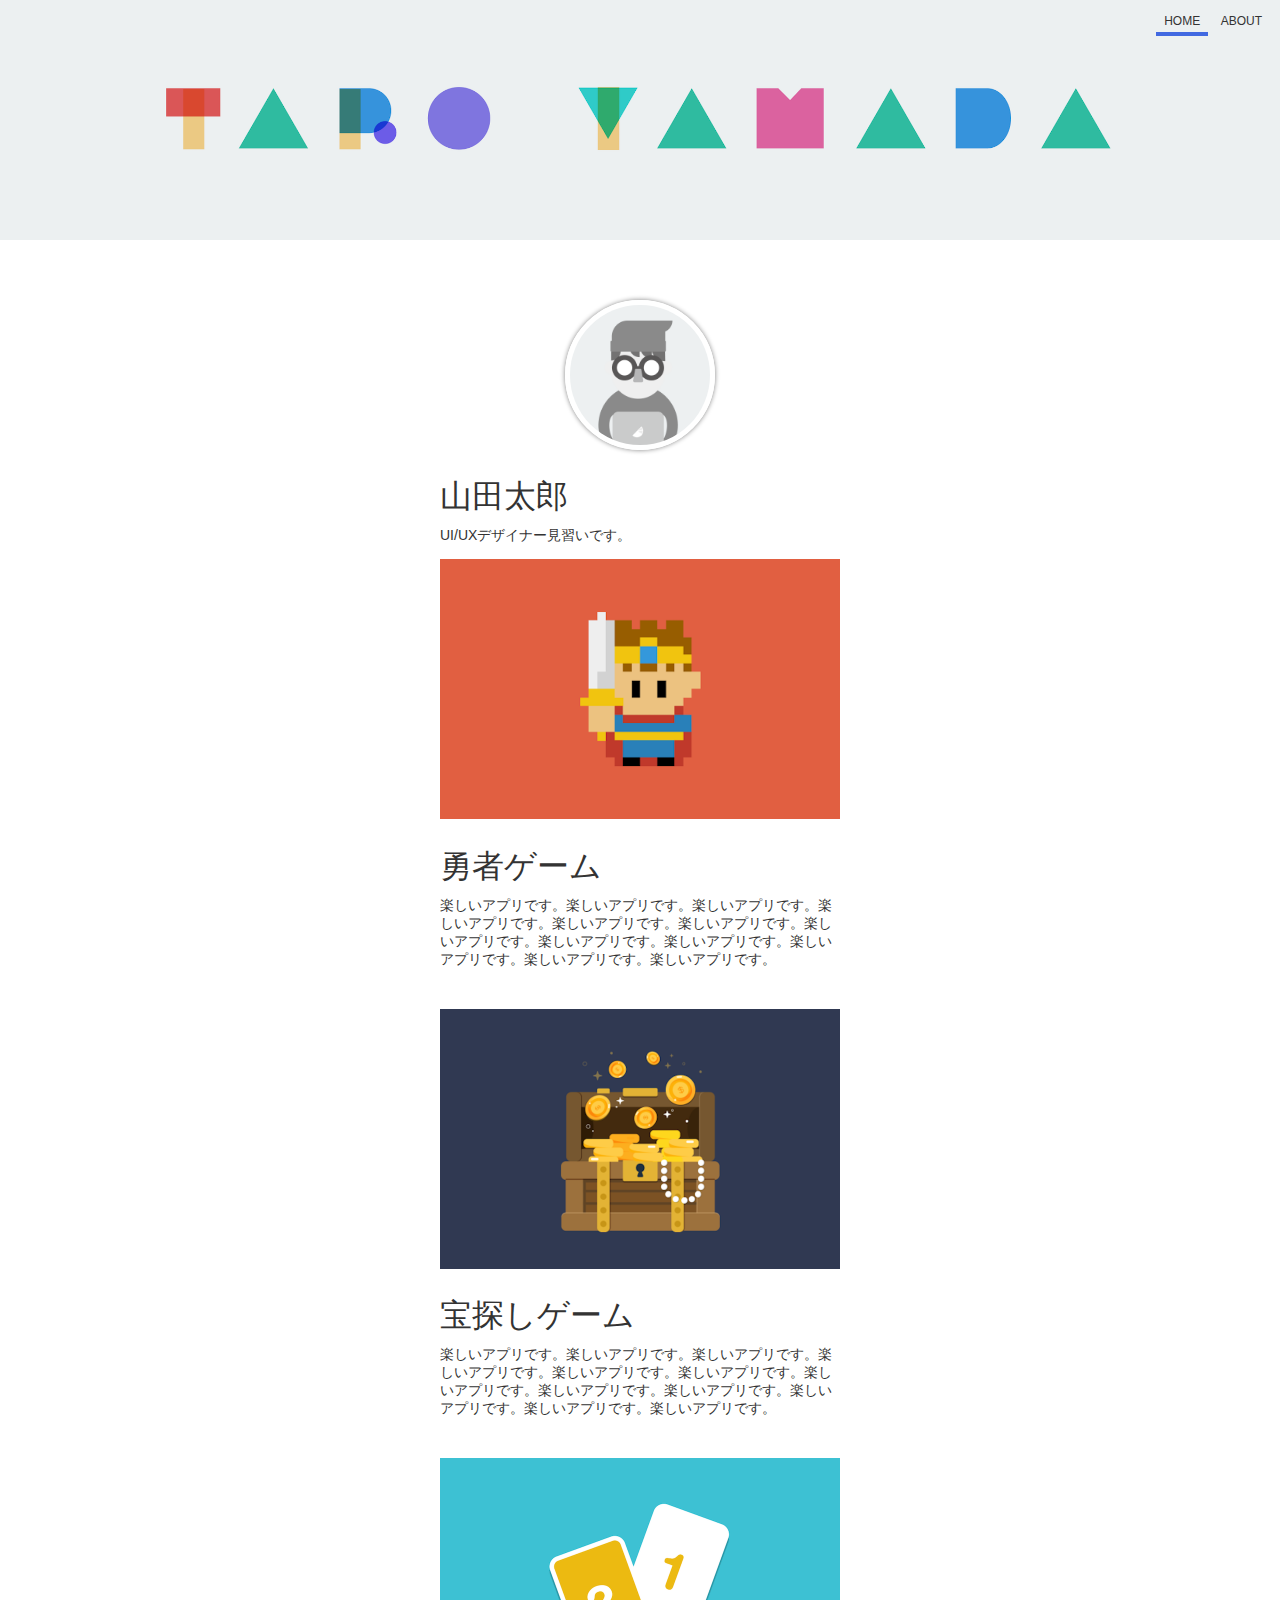
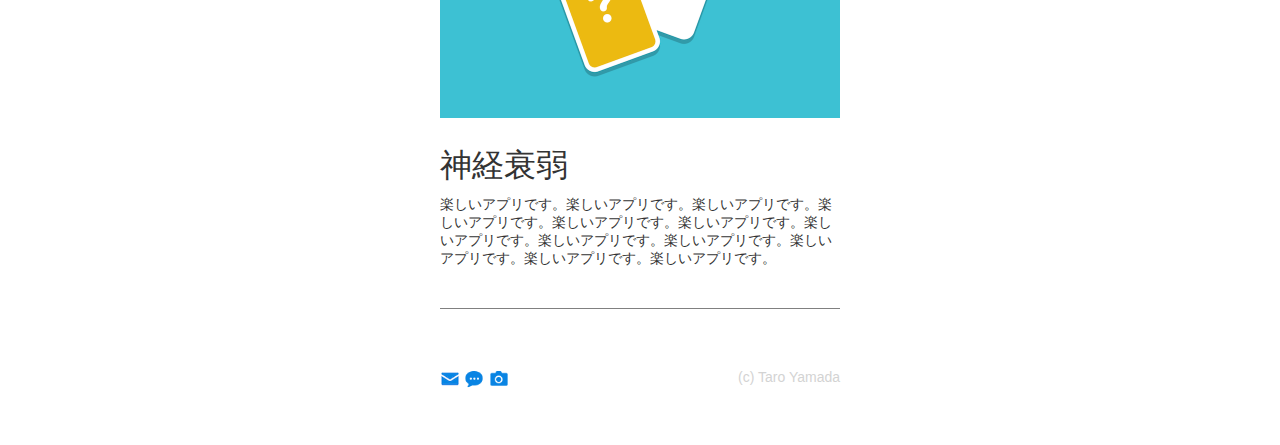
<file: index.html>
<!DOCTYPE html>
<html lang="ja">

<head>
  <meta charset="utf-8">
  <title>太郎のポートフォリオサイト</title>
  <link rel="icon" href="favicon.ico">
  <meta name="description" content="太郎のポートフォリオサイトです。">
  <link rel="stylesheet" href="css/styles.css">
</head>

<body>
  <header>
    <nav>
      <ul>
        <li class="current">
          <a href="index.html">
            HOME
          </a>
        </li>
        <li>
          <a href="about.html">
            ABOUT
          </a>
        </li>
      </ul>
    </nav>
  </header>

<div class="works">
  <section>
    <img src="img/taro.png" width="140" height="140" alt="太郎のアイコン" class="icon">
    <h1>山田太郎</h1>
    <p>UI/UXデザイナー見習いです。</p>

    <section>
      <img src="img/work1.png" width="400" height="260" alt="勇者ゲーム">
      <h1>勇者ゲーム</h1>
      <p>楽しいアプリです。楽しいアプリです。楽しいアプリです。楽しいアプリです。楽しいアプリです。楽しいアプリです。楽しいアプリです。楽しいアプリです。楽しいアプリです。楽しいアプリです。楽しいアプリです。楽しいアプリです。</p>
    </section>

    <section>
      <img src="img/work2.png" width="400" height="260" alt="宝探しゲーム">
      <h1>宝探しゲーム</h1>
      <p>楽しいアプリです。楽しいアプリです。楽しいアプリです。楽しいアプリです。楽しいアプリです。楽しいアプリです。楽しいアプリです。楽しいアプリです。楽しいアプリです。楽しいアプリです。楽しいアプリです。楽しいアプリです。</p>
    </section>

    <section>
      <img src="img/work3.png" width="400" height="260" alt="神経衰弱">
      <h1>神経衰弱</h1>
      <p>楽しいアプリです。楽しいアプリです。楽しいアプリです。楽しいアプリです。楽しいアプリです。楽しいアプリです。楽しいアプリです。楽しいアプリです。楽しいアプリです。楽しいアプリです。楽しいアプリです。楽しいアプリです。</p>
    </section>
  </section>
</div>

  <footer>
    <ul>
      <li>
        <a href="mailto:taguchi@gmail.com" target="_blank">
          <img src="img/mail.png" width="20" height="20" alt="メール送信">
        </a>
      </li>
      <li>
        <a href="https://dotinstall.com" target="_blank">
          <img src="img/blog.png" width="20" height="20" alt="ブログサイトへ">
        </a>
      </li>
      <li>
        <a href="https://dotinstall.com" target="_blank">
          <img src="img/photos.png" width="20" height="20" alt="写真サイトへ">
        </a>
      </li>
    </ul>
    <p>(c) Taro Yamada</p>
  </footer>
</body>

</html>
</file>
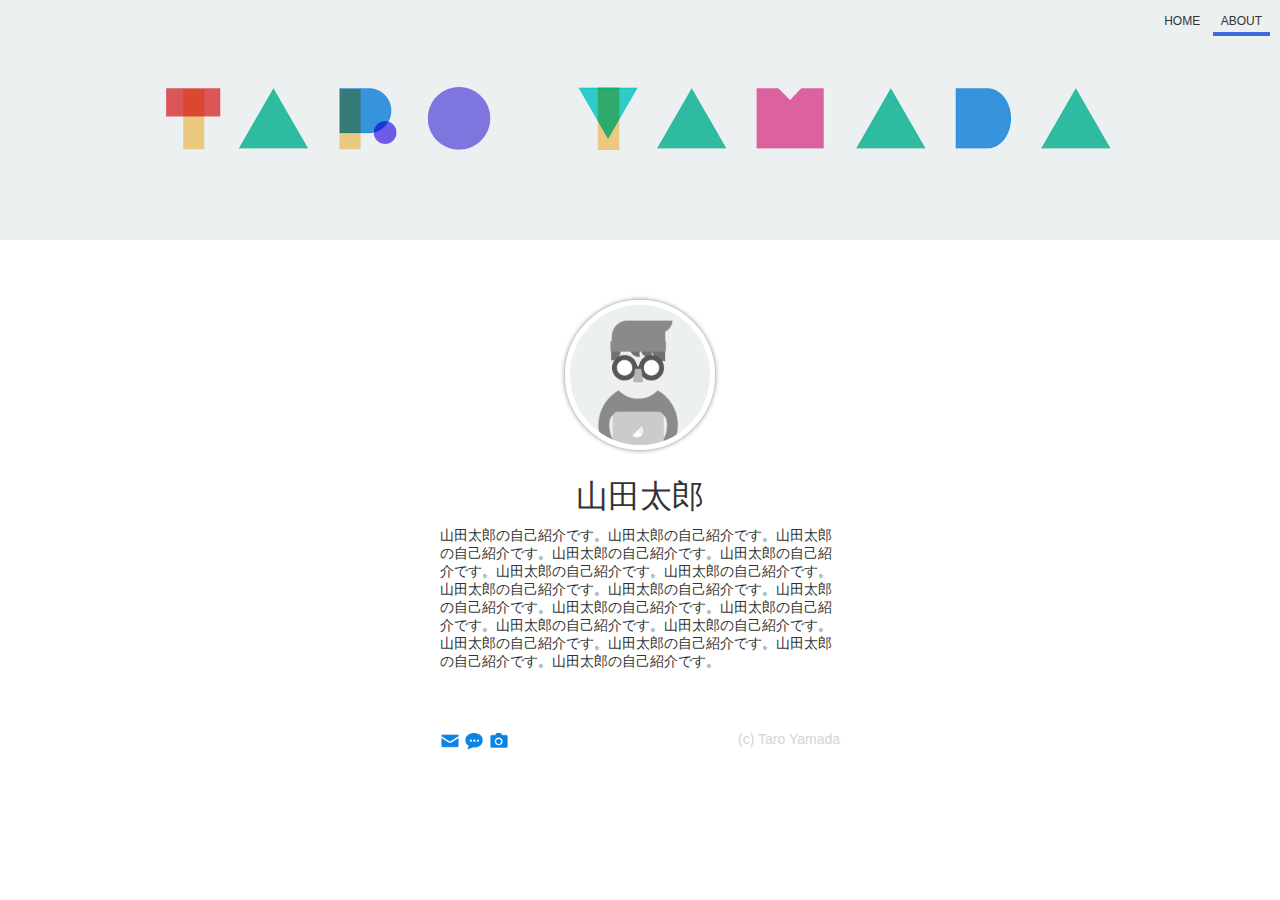
<file: about.html>
<!DOCTYPE html>
<html lang="ja">

<head>
  <meta charset="utf-8">
  <title>太郎について</title>
  <link rel="icon" href="favicon.ico">
  <meta name="description" content="太郎について。">
  <link rel="stylesheet" href="css/styles.css">
</head>

<body>
  <header>
    <nav>
      <ul>
        <li>
          <a href="index.html">
            HOME
          </a>
        </li>
        <li class="current">
          <a href="about.html">
            ABOUT
          </a>
        </li>
      </ul>
    </nav>
  </header>

  <section class="about">
    <img src="img/taro.png" width="140" height="140" alt="太郎のアイコン" class="icon">
    <h1>山田太郎</h1>
    <p>山田太郎の自己紹介です。山田太郎の自己紹介です。山田太郎の自己紹介です。山田太郎の自己紹介です。山田太郎の自己紹介です。山田太郎の自己紹介です。山田太郎の自己紹介です。山田太郎の自己紹介です。山田太郎の自己紹介です。山田太郎の自己紹介です。山田太郎の自己紹介です。山田太郎の自己紹介です。山田太郎の自己紹介です。山田太郎の自己紹介です。山田太郎の自己紹介です。山田太郎の自己紹介です。山田太郎の自己紹介です。山田太郎の自己紹介です。</p>
  </section>

  <footer>
    <ul>
      <li>
        <a href="mailto:taguchi@gmail.com" target="_blank">
          <img src="img/mail.png" width="20" height="20" alt="メール送信">
        </a>
      </li>
      <li>
        <a href="https://dotinstall.com" target="_blank">
          <img src="img/blog.png" width="20" height="20" alt="ブログサイトへ">
        </a>
      </li>
      <li>
        <a href="https://dotinstall.com" target="_blank">
          <img src="img/photos.png" width="20" height="20" alt="写真サイトへ">
        </a>
      </li>
    </ul>
    <p>(c) Taro Yamada</p>
  </footer>
</body>

</html>
</file>
<file: css/styles.css>
body {
  color: #333;
  font-family: verdana, sans-serif;
  margin: 0;
}

header {
  background-color: pink;
  text-align: right;
  background-image:
  url(../img/header.png);
  height: 240px;
  background-size: cover;
  background-position: 50% 50%;
  margin-bottom: 60px;
}

header ul {
  margin: 0;
  list-style-type: none;
  padding-left: 0;
  padding: 10px;
}

header li {
  display: inline-block;
  padding: 4px 8px;
  font-size: 12px;
}

header li > a {
  text-decoration: none;
  color: inherit;
}

header li > a:hover {
  color: royalblue;
}

.current {
  border-bottom: 4px solid royalblue;
}

section {
  text-align: center;
}

section h1 {
  font-weight: normal;
  margin-bottom: 8px;
}

section p {
  margin-top: 0;
  font-size: 14px
}

.icon {
  border-radius: 50%;
  border: 5px solid white;
  box-shadow: 0 0 5px grey;
}

.works {
  width: 400px;
  margin: 60px auto;
  border-bottom: 1px solid grey;
}

.works section {
  margin-bottom: 40px;
}

.works h1, .works p {
  text-align: left;
}

footer {
  width: 400px;
  margin: 0 auto 60px;
}

footer ul {
  margin: 0;
  list-style-type: none;
  padding-left: 0;
  float: left;
}

footer li {
  display: inline-block;
}

footer li > a:hover {
  opacity: 0.6;
}

footer p {
  color: lightgrey;
  font-size: 14px;
  text-align: right;
}

.about {
  width: 400px;
  margin: 0 auto 60px;
}

.about p {
  text-align: left;
}
</file>
